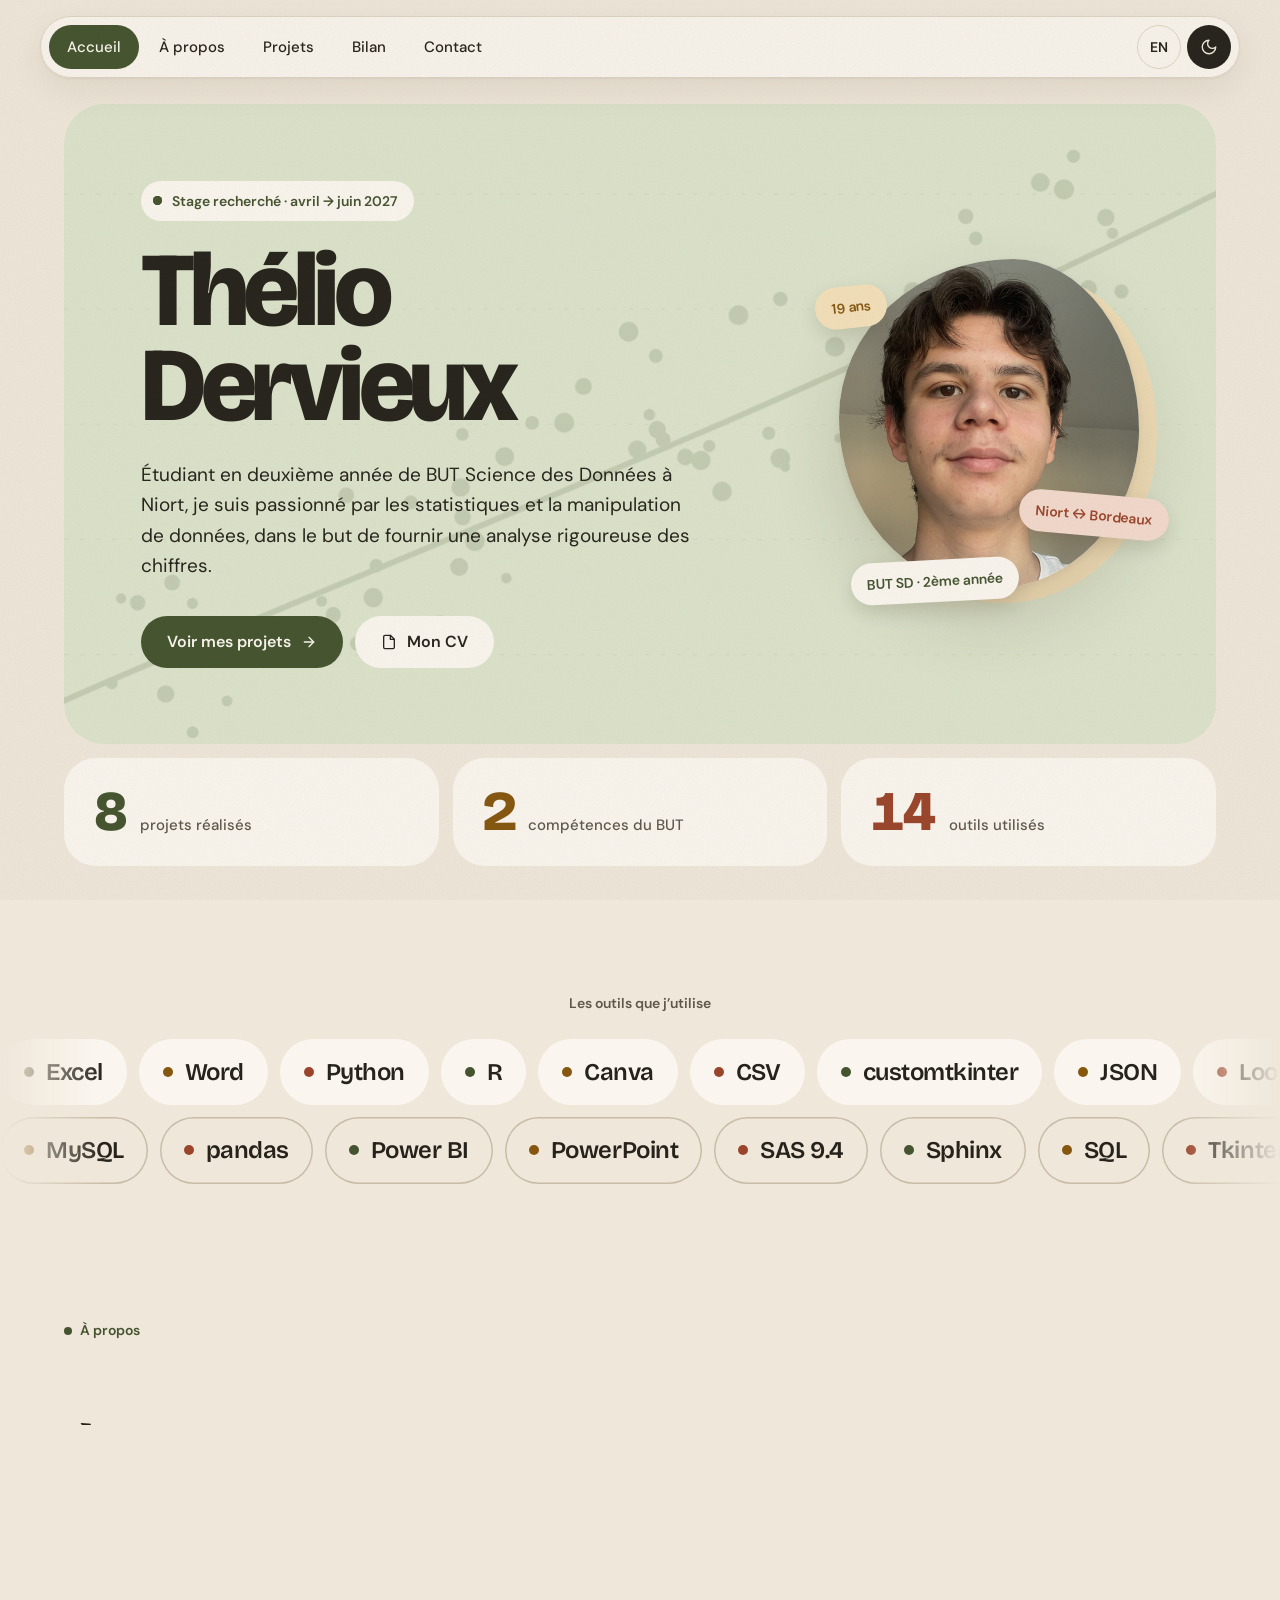
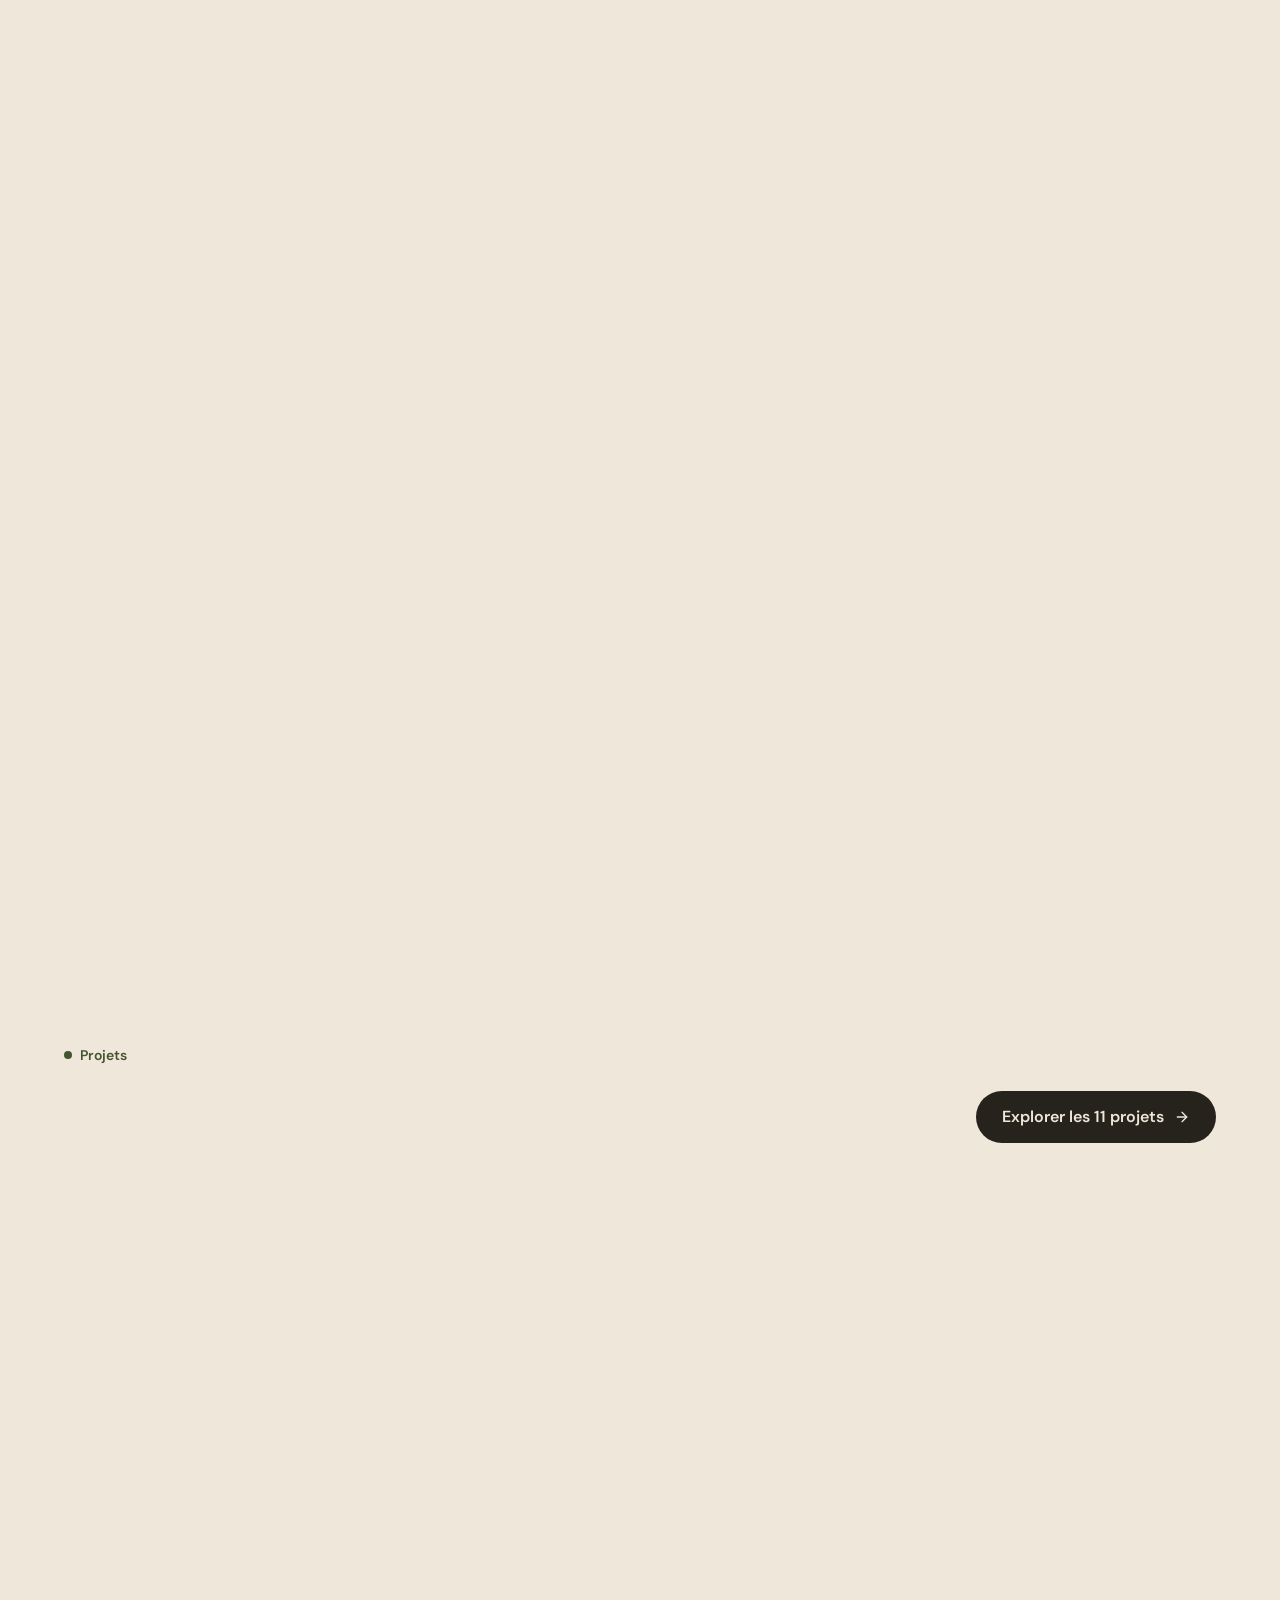
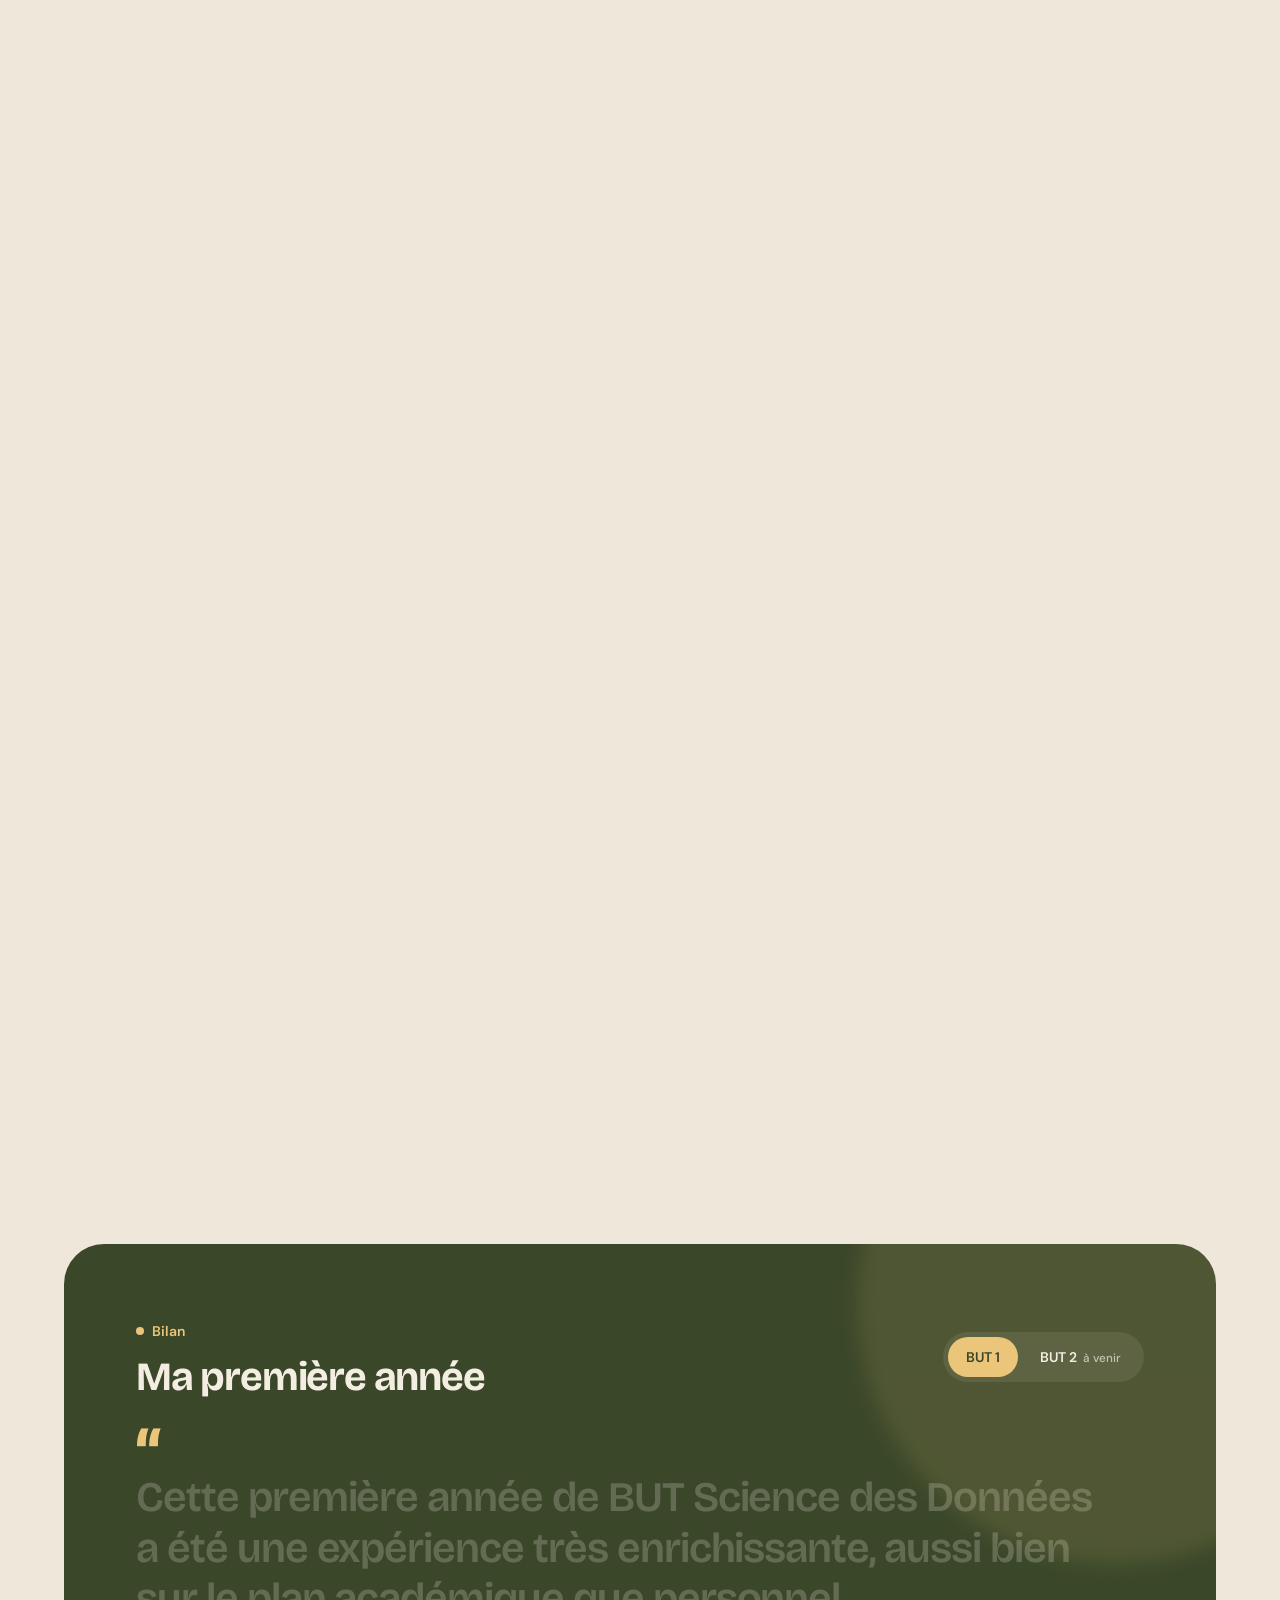
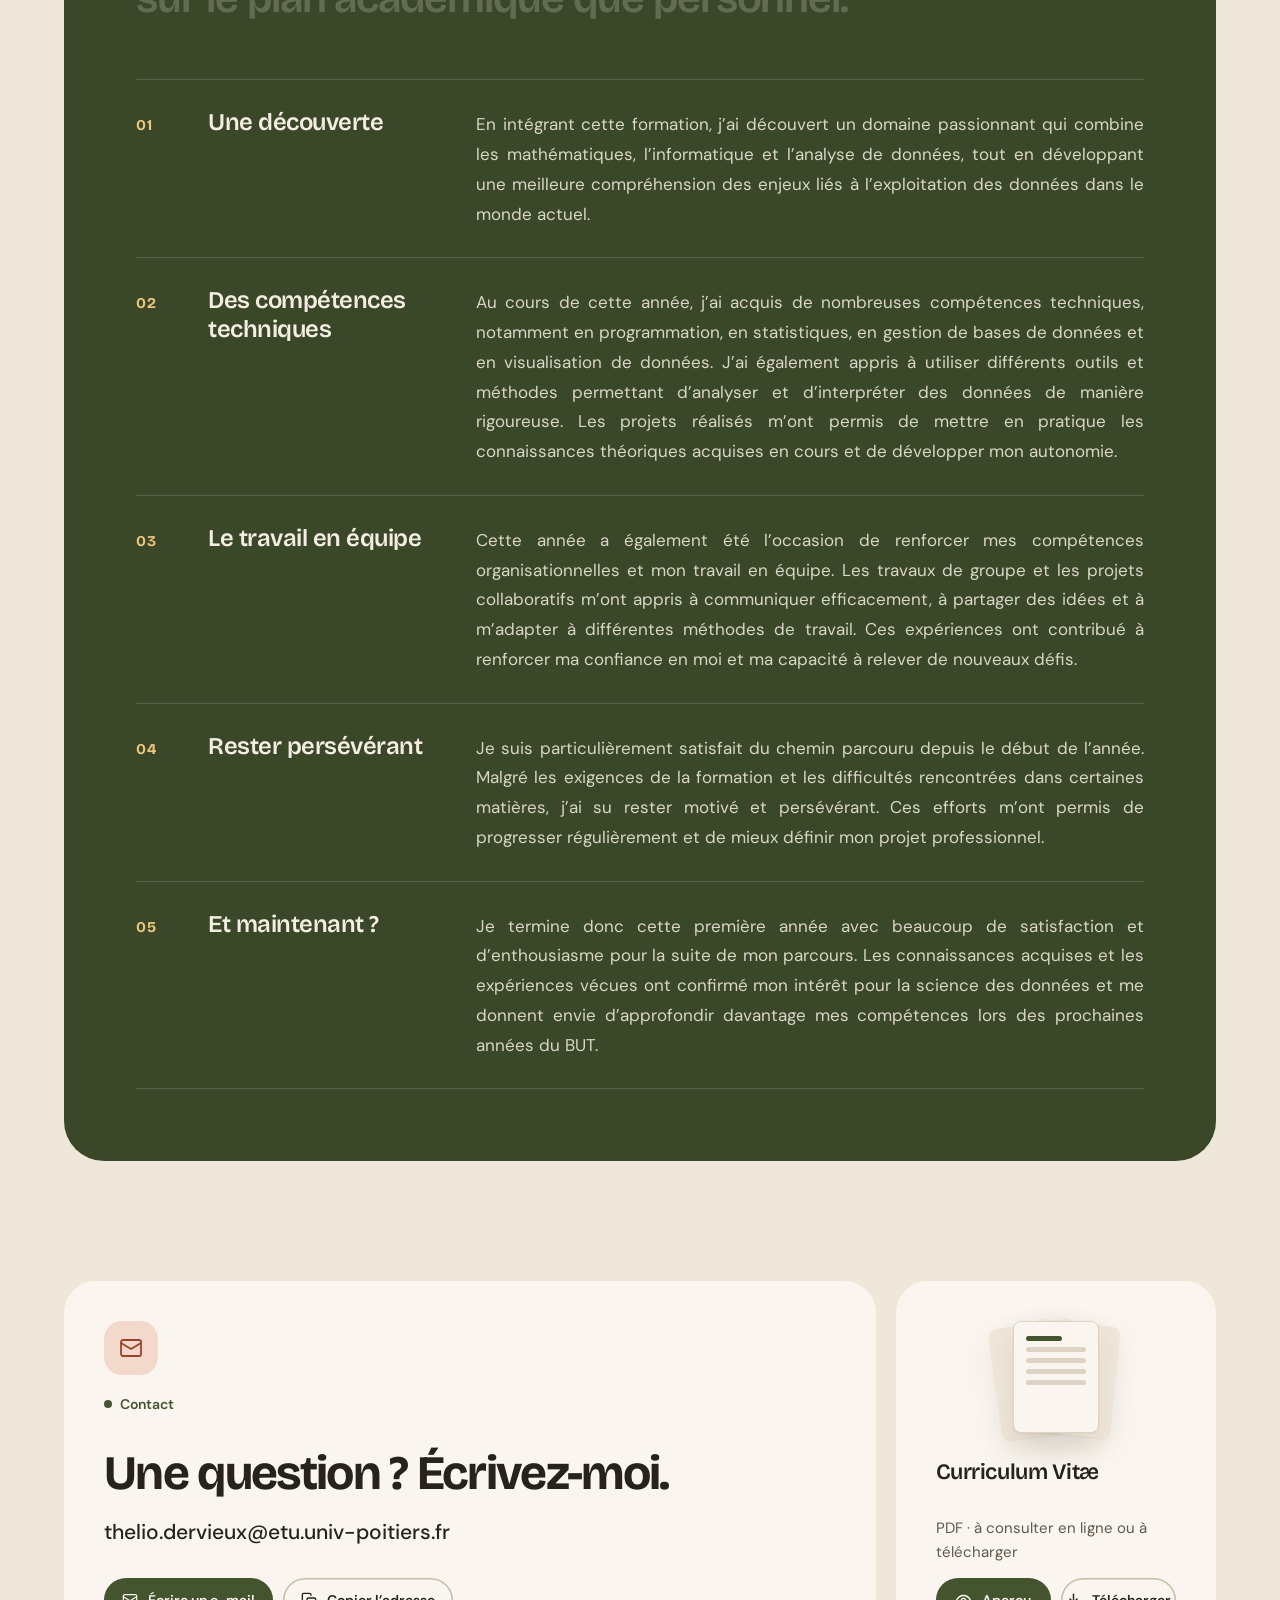
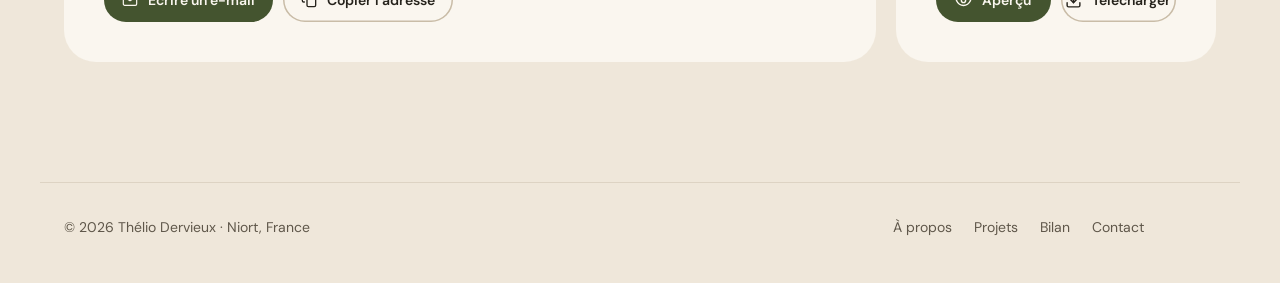
<file: index.html>
<!doctype html>
<html lang="fr" data-theme="light">
<head>
  <meta charset="utf-8">
  <meta name="viewport" content="width=device-width, initial-scale=1">
  <title>Thélio Dervieux — Portfolio</title>
  <meta name="description" content="Portfolio de Thélio Dervieux, étudiant en BUT Science des Données à l’IUT de Niort : projets, compétences, parcours et bilan.">
  <meta name="author" content="Thélio Dervieux">
  <meta name="theme-color" content="#EFE7DA" media="(prefers-color-scheme: light)">
  <meta name="theme-color" content="#1B1813" media="(prefers-color-scheme: dark)">

  <!-- Aperçu lors d'un partage (Discord, WhatsApp, LinkedIn…) -->
  <meta property="og:type" content="website">
  <meta property="og:site_name" content="Thélio Dervieux — Portfolio">
  <meta property="og:title" content="Thélio Dervieux — Portfolio">
  <meta property="og:description" content="Étudiant en BUT Science des Données à Niort : mes projets, mes compétences et mon parcours.">
  <meta property="og:url" content="https://theliodervieux.github.io/">
  <meta property="og:image" content="https://theliodervieux.github.io/assets/img/og-image.jpg">
  <meta property="og:image:width" content="1200">
  <meta property="og:image:height" content="630">
  <meta property="og:locale" content="fr_FR">
  <meta name="twitter:card" content="summary_large_image">

  <link rel="icon" href="assets/img/favicon.svg" type="image/svg+xml">
  <link rel="icon" href="assets/img/favicon-32.png" sizes="32x32" type="image/png">
  <link rel="apple-touch-icon" href="assets/img/apple-touch-icon.png">

  <link rel="preconnect" href="https://fonts.googleapis.com">
  <link rel="preconnect" href="https://fonts.gstatic.com" crossorigin>
  <link rel="stylesheet" href="https://fonts.googleapis.com/css2?family=Bricolage+Grotesque:opsz,wght@12..96,400;12..96,500;12..96,600;12..96,700;12..96,800&family=DM+Sans:ital,opsz,wght@0,9..40,400;0,9..40,500;0,9..40,600;1,9..40,400&display=swap">
  <link rel="stylesheet" href="css/style.css">

  <!-- Applique le thème et la langue avant l'affichage pour éviter un flash -->
  <script>
    (function () {
      var d = document.documentElement, t = null, l = null;
      try { t = localStorage.getItem('theme'); l = localStorage.getItem('lang'); } catch (e) {}
      if (!t) t = window.matchMedia && matchMedia('(prefers-color-scheme: dark)').matches ? 'dark' : 'light';
      d.setAttribute('data-theme', t);
      if (l === 'en' || l === 'fr') d.lang = l;
      d.classList.add('js');
    })();
  </script>
</head>
<body>
  <a class="skip-link" href="#main" data-i18n="skip">Aller au contenu</a>

  <!-- Écran d'introduction (première visite de la session) -->
  <div class="intro" id="intro" aria-hidden="true">
    <div class="intro__name"><span class="intro__line">Thélio</span><span class="intro__line">Dervieux</span></div>
    <div class="intro__bar"><span></span></div>
  </div>

  <!-- Navigation -->
  <div class="nav-wrap" id="nav-wrap">
    <header class="nav" id="nav">
      <nav class="nav__links" aria-label="Navigation principale">
        <span class="nav__indicator" id="nav-indicator" aria-hidden="true"></span>
        <a href="#/" class="nav__link" data-nav="home" data-i18n="navHome">Accueil</a>
        <a href="#/a-propos" class="nav__link" data-nav="about" data-i18n="navAbout">À propos</a>
        <a href="#/projets" class="nav__link" data-nav="projects" data-i18n="navProjects">Projets</a>
        <a href="#/bilan" class="nav__link" data-nav="review" data-i18n="navReview">Bilan</a>
        <a href="#/contact" class="nav__link" data-nav="contact" data-i18n="navContact">Contact</a>
      </nav>
      <div class="nav__tools">
        <button type="button" class="icon-btn icon-btn--text" id="lang-btn" data-i18n-aria="langSwitch" aria-label="Switch to English">EN</button>
        <button type="button" class="icon-btn icon-btn--solid" id="theme-btn" aria-label="Passer en mode sombre">
          <svg class="i-moon" aria-hidden="true" width="18" height="18" viewBox="0 0 24 24" fill="none" stroke="currentColor" stroke-width="1.8" stroke-linecap="round" stroke-linejoin="round"><path d="M12 3a6 6 0 0 0 9 9 9 9 0 1 1-9-9Z"/></svg>
          <svg class="i-sun" aria-hidden="true" width="18" height="18" viewBox="0 0 24 24" fill="none" stroke="currentColor" stroke-width="1.8" stroke-linecap="round" stroke-linejoin="round"><circle cx="12" cy="12" r="4"/><path d="M12 2v2M12 20v2M4.9 4.9l1.4 1.4M17.7 17.7l1.4 1.4M2 12h2M20 12h2M4.9 19.1l1.4-1.4M17.7 6.3l1.4-1.4"/></svg>
        </button>
        <button type="button" class="icon-btn nav__burger" id="menu-btn" aria-expanded="false" aria-controls="mobile-menu" data-i18n-aria="menu" aria-label="Menu">
          <span></span><span></span>
        </button>
      </div>
      <span class="nav__progress" id="nav-progress" aria-hidden="true"></span>
    </header>
  </div>

  <!-- Menu mobile -->
  <div class="mobile-menu" id="mobile-menu" hidden>
    <nav aria-label="Navigation mobile">
      <a href="#/" data-nav="home" data-i18n="navHome">Accueil</a>
      <a href="#/a-propos" data-nav="about" data-i18n="navAbout">À propos</a>
      <a href="#/projets" data-nav="projects" data-i18n="navProjects">Projets</a>
      <a href="#/bilan" data-nav="review" data-i18n="navReview">Bilan</a>
      <a href="#/contact" data-nav="contact" data-i18n="navContact">Contact</a>
    </nav>
  </div>

  <main id="main" tabindex="-1">
    <noscript>
      <div class="noscript">Ce portfolio a besoin de JavaScript pour s’afficher. / This portfolio needs JavaScript to display.</div>
    </noscript>
  </main>

  <footer class="footer" id="footer">
    <div class="footer__inner">
      <span>© <span id="year">2026</span> Thélio Dervieux · Niort, France</span>
      <nav class="footer__nav" data-i18n-aria="footerNav" aria-label="Liens rapides">
        <a href="#/a-propos" data-i18n="navAbout">À propos</a>
        <a href="#/projets" data-i18n="navProjects">Projets</a>
        <a href="#/bilan" data-i18n="navReview">Bilan</a>
        <a href="#/contact" data-i18n="navContact">Contact</a>
      </nav>
    </div>
  </footer>

  <!-- Bouton retour en haut -->
  <button type="button" class="to-top" id="to-top" data-i18n-aria="top" aria-label="Retour en haut">
    <svg class="to-top__ring" viewBox="0 0 48 48" aria-hidden="true"><circle cx="24" cy="24" r="21"/><circle class="to-top__progress" cx="24" cy="24" r="21"/></svg>
    <svg class="to-top__arrow" aria-hidden="true" width="18" height="18" viewBox="0 0 24 24" fill="none" stroke="currentColor" stroke-width="2" stroke-linecap="round" stroke-linejoin="round"><path d="M12 19V5"/><path d="m5 12 7-7 7 7"/></svg>
  </button>

  <!-- Aperçu des documents -->
  <dialog class="viewer" id="viewer" aria-labelledby="viewer-title">
    <div class="viewer__panel">
      <div class="viewer__bar">
        <h2 class="viewer__title" id="viewer-title"></h2>
        <a class="btn btn--olive btn--sm" id="viewer-dl" href="#" download>
          <svg aria-hidden="true" width="16" height="16" viewBox="0 0 24 24" fill="none" stroke="currentColor" stroke-width="2" stroke-linecap="round" stroke-linejoin="round"><path d="M21 15v4a2 2 0 0 1-2 2H5a2 2 0 0 1-2-2v-4"/><path d="m7 10 5 5 5-5"/><path d="M12 15V3"/></svg>
          <span data-i18n="download">Télécharger</span>
        </a>
        <button type="button" class="icon-btn" id="viewer-close" data-i18n-aria="close" aria-label="Fermer">
          <svg aria-hidden="true" width="18" height="18" viewBox="0 0 24 24" fill="none" stroke="currentColor" stroke-width="2.2" stroke-linecap="round"><path d="M18 6 6 18M6 6l12 12"/></svg>
        </button>
      </div>
      <div class="viewer__body" id="viewer-body"></div>
    </div>
  </dialog>

  <div class="toast" id="toast" role="status" aria-live="polite"></div>

  <script src="js/data.js"></script>
  <script src="js/motion.js"></script>
  <script src="js/notfound.js"></script>
  <script src="js/app.js"></script>
</body>
</html>
</file>
<file: css/style.css>
/* ════════════════════════════════════════════════════════════════════
   PORTFOLIO — Thélio Dervieux
   Style « Atelier » : sable, cartes arrondies, vert olive, ocre, terre cuite
   ════════════════════════════════════════════════════════════════════ */

/* ── 1. Couleurs ─────────────────────────────────────────────────── */
:root {
  --bg: #EFE7DA;
  --card: #FAF6EF;
  --ink: #26231C;
  --muted: #5F574A;
  --line: #DDD3C3;
  --line2: #C9BCA7;
  --olive: #44542F;
  --on-olive: #FAF6EF;
  --olive-soft: #DCE3CB;
  --ochre: #85570F;
  --ochre-soft: #F3E0BA;
  --clay: #9A452B;
  --clay-soft: #F2D9CC;
  --band: #3A4729;
  --band-ink: #F4EEE2;
  --band-muted: rgba(244, 238, 226, .62);
  --band-accent: #EBC57A;
  --shadow: 0 1px 2px rgba(60, 45, 20, .06), 0 12px 32px rgba(60, 45, 20, .08);
  --shadow-lg: 0 2px 6px rgba(60, 45, 20, .08), 0 30px 70px rgba(60, 45, 20, .16);
  --grain-opacity: .07;

  --font-display: 'Bricolage Grotesque', 'Segoe UI', system-ui, sans-serif;
  --font-body: 'DM Sans', 'Segoe UI', system-ui, sans-serif;

  --r-sm: 14px;
  --r-md: 22px;
  --r-lg: 32px;
  --r-xl: 40px;
  --wrap: 1200px;
  --gutter: clamp(16px, 3vw, 24px);

  --ease-out: cubic-bezier(.16, 1, .3, 1);
  --ease-spring: cubic-bezier(.34, 1.56, .64, 1);
  --ease-in-out: cubic-bezier(.65, 0, .35, 1);

  color-scheme: light;
}

[data-theme="dark"] {
  --bg: #1B1813;
  --card: #25211A;
  --ink: #EEE6D8;
  --muted: #B4A996;
  --line: #3A3329;
  --line2: #544A3D;
  --olive: #BCCB9C;
  --on-olive: #1B1813;
  --olive-soft: #2B3222;
  --ochre: #E6B464;
  --ochre-soft: #3C301B;
  --clay: #E5967A;
  --clay-soft: #43281E;
  --band: #2D3521;
  --band-ink: #EEE6D8;
  --band-muted: rgba(238, 230, 216, .6);
  --band-accent: #E6B464;
  --shadow: 0 1px 2px rgba(0, 0, 0, .3), 0 12px 32px rgba(0, 0, 0, .28);
  --shadow-lg: 0 2px 6px rgba(0, 0, 0, .35), 0 30px 70px rgba(0, 0, 0, .45);
  --grain-opacity: .05;
  color-scheme: dark;
}

/* ── 2. Base ─────────────────────────────────────────────────────── */
*, *::before, *::after { box-sizing: border-box; }
html { -webkit-text-size-adjust: 100%; scroll-padding-top: 110px; }
body {
  margin: 0;
  min-height: 100vh;
  background: var(--bg);
  color: var(--ink);
  font-family: var(--font-body);
  font-size: 17px;
  line-height: 1.6;
  -webkit-font-smoothing: antialiased;
  overflow-x: hidden;
  transition: background-color .5s var(--ease-out), color .5s var(--ease-out);
}
/* Grain de papier très léger */
body::before {
  content: '';
  position: fixed;
  inset: 0;
  z-index: 100;
  pointer-events: none;
  opacity: var(--grain-opacity);
  background-image: url("data:image/svg+xml,%3Csvg xmlns='http://www.w3.org/2000/svg' width='180' height='180'%3E%3Cfilter id='n'%3E%3CfeTurbulence type='fractalNoise' baseFrequency='.85' numOctaves='3' stitchTiles='stitch'/%3E%3CfeColorMatrix values='0 0 0 0 0.2 0 0 0 0 0.16 0 0 0 0 0.1 0 0 0 1 0'/%3E%3C/filter%3E%3Crect width='100%25' height='100%25' filter='url(%23n)'/%3E%3C/svg%3E");
}
img { max-width: 100%; display: block; }
a { color: inherit; text-decoration: none; }
button { font: inherit; color: inherit; cursor: pointer; }
h1, h2, h3, h4 { font-family: var(--font-display); letter-spacing: -.025em; line-height: 1.05; margin: 0; font-weight: 700; }
p { margin: 0; }
::selection { background: var(--olive); color: var(--on-olive); }
:focus-visible { outline: 2.5px solid var(--clay); outline-offset: 3px; border-radius: 8px; }

.skip-link {
  position: fixed; left: 16px; top: 16px; z-index: 300;
  background: var(--ink); color: var(--bg); padding: 12px 18px; border-radius: 999px; font-weight: 600;
  transform: translateY(-300%); opacity: 0; transition: transform .25s, opacity .25s;
}
.skip-link:focus { transform: none; opacity: 1; }
.sr-only { position: absolute !important; width: 1px; height: 1px; overflow: hidden; clip: rect(0 0 0 0); white-space: nowrap; }
.noscript { max-width: 600px; margin: 160px auto; padding: 24px; text-align: center; background: var(--card); border-radius: var(--r-md); }

.wrap { max-width: var(--wrap); margin: 0 auto; padding-inline: var(--gutter); }
.section { padding-top: clamp(72px, 10vw, 120px); }
.section-head { display: flex; flex-wrap: wrap; align-items: flex-end; justify-content: space-between; gap: 20px; margin-bottom: 32px; }
.title-xl { font-size: clamp(40px, 5.4vw, 64px); letter-spacing: -.035em; line-height: .98; }
.title-lg { font-size: clamp(30px, 3.4vw, 40px); letter-spacing: -.03em; }
.kicker { display: inline-flex; align-items: center; gap: 8px; font-size: 14px; font-weight: 600; color: var(--olive); margin-bottom: 14px; }
.kicker::before { content: ''; width: 8px; height: 8px; border-radius: 50%; background: currentColor; }
.lead { font-size: clamp(17px, 1.6vw, 19px); line-height: 1.65; color: var(--muted); max-width: 640px; }

/* ── 3. Boutons ──────────────────────────────────────────────────── */
.btn {
  --bx: 0px; --by: 0px;
  position: relative;
  display: inline-flex; align-items: center; justify-content: center; gap: 10px;
  min-height: 52px; padding: 0 26px;
  border: 0; border-radius: 999px;
  font-weight: 600; font-size: 16px; white-space: nowrap;
  transform: translate(var(--bx), var(--by));
  transition: transform .35s var(--ease-out), background-color .3s, color .3s, box-shadow .3s;
  isolation: isolate; overflow: hidden;
}
.btn::after { /* reflet au survol */
  content: ''; position: absolute; inset: 0; z-index: -1; border-radius: inherit;
  background: radial-gradient(120px circle at var(--mx, 50%) var(--my, 50%), rgba(255, 255, 255, .22), transparent 70%);
  opacity: 0; transition: opacity .3s;
}
.btn:hover::after { opacity: 1; }
.btn svg { transition: transform .35s var(--ease-out); flex: none; }
.btn:hover .i-arrow { transform: translateX(4px); }
.btn--olive { background: var(--olive); color: var(--on-olive); }
.btn--ink { background: var(--ink); color: var(--bg); }
.btn--card { background: var(--card); color: var(--ink); }
.btn--ghost { background: transparent; color: var(--ink); box-shadow: inset 0 0 0 1.5px var(--line2); }
.btn--ghost:hover { box-shadow: inset 0 0 0 1.5px var(--ink); }
.btn--sm { min-height: 44px; padding: 0 18px; font-size: 14px; }
.btn[aria-disabled="true"] { opacity: .5; cursor: not-allowed; }

.icon-btn {
  width: 44px; height: 44px; flex: none;
  display: inline-flex; align-items: center; justify-content: center;
  border-radius: 999px; border: 1px solid var(--line); background: transparent; color: var(--ink);
  transition: background-color .25s, transform .3s var(--ease-spring), border-color .25s;
}
.icon-btn:hover { border-color: var(--line2); transform: scale(1.06); }
.icon-btn:active { transform: scale(.94); }
.icon-btn--text { width: auto; min-width: 44px; padding: 0 12px; font-weight: 600; font-size: 14px; }
.icon-btn--solid { background: var(--ink); color: var(--bg); border-color: transparent; }
.icon-btn--solid:hover { border-color: transparent; }
.i-sun { display: none; }
[data-theme="dark"] .i-sun { display: block; }
[data-theme="dark"] .i-moon { display: none; }
#theme-btn svg { transition: transform .6s var(--ease-spring); }
#theme-btn:hover svg { transform: rotate(-25deg); }

/* ── 4. Navigation flottante ─────────────────────────────────────── */
.nav-wrap {
  position: fixed; top: 0; left: 0; right: 0; z-index: 50;
  padding: 16px var(--gutter) 0;
  pointer-events: none;
  transition: transform .5s var(--ease-out);
  view-transition-name: site-nav;
}
.nav-wrap.is-hidden { transform: translateY(-120%); }
.nav {
  pointer-events: auto;
  position: relative;
  max-width: var(--wrap); margin: 0 auto;
  display: flex; align-items: center; justify-content: space-between; gap: 12px;
  padding: 8px 8px 8px 8px;
  background: color-mix(in srgb, var(--card) 82%, transparent);
  -webkit-backdrop-filter: blur(14px) saturate(1.2);
  backdrop-filter: blur(14px) saturate(1.2);
  border: 1px solid var(--line);
  border-radius: 999px;
  box-shadow: var(--shadow);
  overflow: hidden;
}
.nav__links { position: relative; display: flex; gap: 2px; font-size: 15px; font-weight: 500; }
.nav__link {
  position: relative; z-index: 1;
  display: inline-flex; align-items: center; min-height: 44px; padding: 0 18px;
  border-radius: 999px; transition: color .35s;
}
.nav__link.is-active { color: var(--on-olive); }
.nav__indicator {
  position: absolute; top: 0; left: 0; height: 44px; width: 0;
  border-radius: 999px; background: var(--olive);
  transition: transform .55s var(--ease-spring), width .55s var(--ease-spring), opacity .3s;
  opacity: 0;
}
.nav__tools { display: flex; align-items: center; gap: 6px; }
.nav__progress {
  position: absolute; left: 24px; right: 24px; bottom: 0; height: 2px;
  background: var(--clay); border-radius: 2px;
  transform-origin: left; transform: scaleX(var(--p, 0));
}
.nav__burger { display: none; position: relative; }
.nav__burger span {
  position: absolute; left: 13px; right: 13px; height: 2px; border-radius: 2px; background: currentColor;
  transition: transform .4s var(--ease-out), top .4s var(--ease-out);
}
.nav__burger span:first-child { top: 17px; }
.nav__burger span:last-child { top: 25px; }
.nav__burger[aria-expanded="true"] span:first-child { top: 21px; transform: rotate(45deg); }
.nav__burger[aria-expanded="true"] span:last-child { top: 21px; transform: rotate(-45deg); }

.mobile-menu {
  position: fixed; inset: 0; z-index: 40;
  background: var(--bg);
  display: flex; align-items: center; padding: 120px var(--gutter) 40px;
  clip-path: circle(0 at calc(100% - 46px) 46px);
  transition: clip-path .7s var(--ease-in-out);
}
.mobile-menu.is-open { clip-path: circle(150% at calc(100% - 46px) 46px); }
.mobile-menu nav { display: flex; flex-direction: column; gap: 6px; }
.mobile-menu a {
  font-family: var(--font-display); font-weight: 700; font-size: clamp(40px, 11vw, 64px); letter-spacing: -.04em; line-height: 1.1;
  opacity: 0; transform: translateY(30px);
  transition: opacity .5s var(--ease-out), transform .6s var(--ease-out), color .2s;
}
.mobile-menu a.is-active { color: var(--olive); }
.mobile-menu.is-open a { opacity: 1; transform: none; }
.mobile-menu.is-open a:nth-child(1) { transition-delay: .18s; }
.mobile-menu.is-open a:nth-child(2) { transition-delay: .24s; }
.mobile-menu.is-open a:nth-child(3) { transition-delay: .30s; }
.mobile-menu.is-open a:nth-child(4) { transition-delay: .36s; }
.mobile-menu.is-open a:nth-child(5) { transition-delay: .42s; }

@media (max-width: 860px) {
  .nav__links { display: none; }
  .nav__burger { display: inline-flex; }
  .nav { padding-left: 20px; }
  .nav::before { content: 'Thélio Dervieux'; font-family: var(--font-display); font-weight: 700; font-size: 18px; letter-spacing: -.02em; margin-right: auto; }
}

/* ── 5. Intro ────────────────────────────────────────────────────── */
.intro {
  position: fixed; inset: 0; z-index: 200;
  display: none; flex-direction: column; align-items: center; justify-content: center; gap: 28px;
  background: var(--olive); color: var(--on-olive);
  border-radius: 0 0 50% 50% / 0 0 0 0;
}
.intro.is-playing { display: flex; }
.intro__name { display: flex; flex-direction: column; align-items: center; font-family: var(--font-display); font-weight: 800; font-size: clamp(48px, 10vw, 120px); letter-spacing: -.045em; line-height: .92; }
.intro__line { display: block; overflow: hidden; padding: .08em .12em .08em; }
.intro__line > span { display: inline-block; transform: translateY(105%); animation: intro-up .9s var(--ease-out) forwards; }
.intro__bar { width: min(220px, 50vw); height: 3px; border-radius: 3px; background: rgba(255, 255, 255, .18); overflow: hidden; }
.intro__bar span { display: block; height: 100%; width: 100%; background: currentColor; transform-origin: left; transform: scaleX(0); animation: intro-bar 1.1s var(--ease-in-out) .15s forwards; }
.intro.is-leaving { animation: intro-leave 1s var(--ease-in-out) forwards; }
@keyframes intro-up { to { transform: none; } }
@keyframes intro-bar { to { transform: scaleX(1); } }
@keyframes intro-leave {
  0% { transform: translateY(0); border-radius: 0 0 0 0 / 0 0 0 0; }
  100% { transform: translateY(-105%); border-radius: 0 0 50% 50% / 0 0 18vh 18vh; }
}

/* ── 6. Révélations au défilement ────────────────────────────────── */
.js [data-reveal] {
  opacity: 0;
  transform: translateY(36px);
  transition: opacity .9s var(--ease-out), transform 1.1s var(--ease-out);
  transition-delay: calc(var(--d, 0) * 90ms);
}
.js [data-reveal="scale"] { transform: scale(.94) translateY(24px); }
.js [data-reveal="left"] { transform: translateX(-40px); }
.js [data-reveal].is-in { opacity: 1; transform: none; }

.split .w { display: inline-block; overflow: hidden; vertical-align: top; padding: .12em .14em .1em .06em; margin: -.12em -.14em -.1em -.06em; }
.split .w > span { display: inline-block; transform: translateY(110%) rotate(4deg); transform-origin: left bottom; transition: transform 1s var(--ease-out); transition-delay: calc(var(--i) * 55ms + var(--d0, 0ms)); }
.split.is-in .w > span { transform: none; }

/* ── 7. Héros ────────────────────────────────────────────────────── */
.hero { padding-top: 104px; }
.hero__card {
  position: relative;
  display: flex; flex-wrap: wrap; align-items: center; gap: clamp(36px, 5vw, 64px);
  padding: clamp(36px, 6vw, 80px);
  background: var(--olive-soft);
  border-radius: var(--r-xl);
  isolation: isolate;
}
.hero__bg { position: absolute; inset: 0; z-index: -1; border-radius: inherit; overflow: hidden; pointer-events: none; }
.hero__plot { position: absolute; inset: 0; width: 100%; height: 100%; color: var(--olive); opacity: .16; pointer-events: none; }
.hero__plot .dot { opacity: 0; transform-box: fill-box; transform-origin: center; transform: scale(0); }
.hero__plot.is-in .dot { animation: dot-pop .6s var(--ease-spring) forwards; animation-delay: calc(var(--i) * 28ms + 300ms); }
.hero__plot .fit { stroke-dasharray: 1; stroke-dashoffset: 1; }
.hero__plot.is-in .fit { animation: draw 2.2s var(--ease-in-out) 1.2s forwards; }
@keyframes dot-pop { to { opacity: 1; transform: scale(1); } }
@keyframes draw { to { stroke-dashoffset: 0; } }

.hero__text { position: relative; z-index: 1; flex: 999 1 460px; min-width: 0; }
.hero.is-paused *, .hero.is-paused *::before, .hero.is-paused *::after { animation-play-state: paused !important; }
.hero__badge {
  display: inline-flex; align-items: center; gap: 10px; padding: 9px 16px 9px 12px;
  border-radius: 999px; background: var(--card); font-size: 14px; font-weight: 600; color: var(--olive);
  margin-bottom: 22px;
}
@media (max-width: 420px) { .hero__badge { font-size: 13px; padding: 8px 13px 8px 11px; } }
.pulse { flex: none; position: relative; width: 9px; height: 9px; border-radius: 50%; background: var(--olive); }
.pulse::after { content: ''; position: absolute; inset: 0; border-radius: 50%; background: inherit; animation: pulse 2.2s ease-out infinite; }
@keyframes pulse { 0% { transform: scale(1); opacity: .6; } 100% { transform: scale(3.2); opacity: 0; } }
.hero__name { font-size: clamp(54px, 8.2vw, 112px); font-weight: 800; letter-spacing: -.05em; line-height: .9; }
.hero__name .row { display: block; white-space: nowrap; }
.hero__name .ch { display: inline-block; transform: translateY(105%) rotate(8deg); opacity: 0; transition: transform 1s var(--ease-out), opacity .6s; transition-delay: calc(var(--i) * 38ms + 100ms); }
.hero.is-in .hero__name .ch { transform: none; opacity: 1; }
.hero__name .ch:hover { color: var(--clay); transform: translateY(-6px) rotate(-4deg); transition: transform .3s var(--ease-spring), color .2s; transition-delay: 0s; }
.hero__intro { margin-top: 28px; max-width: 560px; font-size: clamp(17px, 1.6vw, 19px); line-height: 1.6; }
.hero__cta { display: flex; flex-wrap: wrap; gap: 12px; margin-top: 34px; }

.hero__visual { flex: 1 1 300px; display: flex; justify-content: center; }
.portrait { position: relative; width: min(360px, 100%); aspect-ratio: 1 / 1.1; --tx: 0px; --ty: 0px; }
.portrait__back, .portrait__img {
  position: absolute; inset: 0;
  border-radius: 58% 42% 50% 50% / 48% 52% 48% 52%;
  animation: blob 14s ease-in-out infinite alternate;
}
.portrait__back { background: var(--ochre-soft); transform: translate(calc(18px + var(--tx) * -0.5), calc(14px + var(--ty) * -0.5)) rotate(8deg); animation-duration: 17s; animation-direction: alternate-reverse; }
.portrait__img { overflow: hidden; background: var(--card); transform: translate(var(--tx), var(--ty)); box-shadow: var(--shadow-lg); }
.portrait__img img { width: 100%; height: 100%; object-fit: cover; object-position: 50% 30%; transform: scale(1.08); transition: transform 1.2s var(--ease-out); }
.portrait:hover .portrait__img img { transform: scale(1.14); }
@keyframes blob {
  0%   { border-radius: 58% 42% 50% 50% / 48% 52% 48% 52%; }
  33%  { border-radius: 45% 55% 38% 62% / 55% 40% 60% 45%; }
  66%  { border-radius: 62% 38% 56% 44% / 42% 60% 40% 58%; }
  100% { border-radius: 50% 50% 44% 56% / 60% 44% 56% 40%; }
}
.sticker {
  --px: 0px; --py: 0px; --dx: 0px; --dy: 0px;
  position: absolute; z-index: 2;
  padding: 10px 16px; border-radius: 999px;
  font-weight: 600; font-size: 14px; white-space: nowrap;
  box-shadow: 0 8px 20px rgba(40, 30, 10, .14);
  cursor: grab; touch-action: none; user-select: none;
  translate: calc(var(--px) + var(--dx)) calc(var(--py) + var(--dy));
  rotate: var(--rot);
  transition: translate .8s var(--ease-spring), scale .3s var(--ease-spring);
  animation: bob 5s ease-in-out infinite;
  animation-delay: var(--delay, 0s);
}
.sticker.is-dragging { cursor: grabbing; transition: scale .3s var(--ease-spring); scale: 1.08; animation-play-state: paused; }
.sticker--a { top: 8%; left: -8%; background: var(--ochre-soft); color: var(--ochre); --rot: -6deg; }
.sticker--b { bottom: 16%; right: -10%; background: var(--clay-soft); color: var(--clay); --rot: 5deg; --delay: -1.6s; }
.sticker--c { bottom: -4%; left: 4%; background: var(--card); color: var(--olive); --rot: -3deg; --delay: -3.1s; }
@keyframes bob { 0%, 100% { transform: translateY(0); } 50% { transform: translateY(-8px); } }
.hero .sticker { opacity: 0; scale: .6; }
.hero.is-in .sticker { opacity: 1; scale: 1; transition: translate .8s var(--ease-spring), scale .7s var(--ease-spring), opacity .4s; }
.hero.is-in .sticker--a { transition-delay: 0s, .9s, .9s; }
.hero.is-in .sticker--b { transition-delay: 0s, 1.05s, 1.05s; }
.hero.is-in .sticker--c { transition-delay: 0s, 1.2s, 1.2s; }
.hero.is-in .sticker.is-dragging { scale: 1.08; transition: scale .3s var(--ease-spring); }
.hero.is-settled .sticker { transition-delay: 0s !important; }

/* Chiffres clés */
.stats { display: grid; grid-template-columns: repeat(3, minmax(0, 1fr)); gap: 14px; margin-top: 14px; }
.stat { background: var(--card); border-radius: var(--r-lg); padding: 26px 30px; display: flex; align-items: baseline; gap: 14px; flex-wrap: wrap; }
.stat__n { font-family: var(--font-display); font-weight: 800; font-size: clamp(40px, 4.4vw, 56px); letter-spacing: -.04em; line-height: 1; font-variant-numeric: tabular-nums; }
.stat:nth-child(1) .stat__n { color: var(--olive); }
.stat:nth-child(2) .stat__n { color: var(--ochre); }
.stat:nth-child(3) .stat__n { color: var(--clay); }
.stat__l { font-size: 15px; color: var(--muted); font-weight: 500; }
@media (max-width: 720px) { .stats { grid-template-columns: 1fr; } .stat { padding: 20px 24px; } }

/* ── 8. Bandeau d'outils défilant ────────────────────────────────── */
.marquee { margin-top: clamp(72px, 10vw, 120px); overflow: hidden; padding: 6px 0; }
.marquee__label { text-align: center; font-size: 14px; font-weight: 600; color: var(--muted); margin-bottom: 18px; }
.marquee__track { overflow: hidden; padding: 6px 0; }
.marquee__row { display: flex; width: max-content; gap: 12px; animation: marquee var(--dur, 40s) linear infinite; }
.marquee__row > * { margin-right: 0; }
.marquee__row--alt { animation-direction: reverse; }
@keyframes marquee { from { transform: translate3d(0, 0, 0); } to { transform: translate3d(calc(-50% - 6px), 0, 0); } }
.marquee__item {
  display: inline-flex; align-items: center; gap: 12px;
  padding: 14px 24px; border-radius: 999px; background: var(--card);
  font-family: var(--font-display); font-weight: 600; font-size: clamp(18px, 2vw, 24px); letter-spacing: -.02em; white-space: nowrap;
}
.marquee__item i { width: 10px; height: 10px; border-radius: 50%; background: var(--c, var(--olive)); flex: none; }
.marquee__row--alt .marquee__item { background: transparent; box-shadow: inset 0 0 0 1.5px var(--line2); }
.marquee { -webkit-mask-image: linear-gradient(90deg, transparent, #000 8%, #000 92%, transparent); mask-image: linear-gradient(90deg, transparent, #000 8%, #000 92%, transparent); }

/* ── 9. À propos ─────────────────────────────────────────────────── */
.about-stack { display: flex; flex-direction: column; gap: 20px; }
.about { display: flex; flex-wrap: wrap; gap: 20px; }
.panel { background: var(--card); border-radius: var(--r-lg); padding: clamp(26px, 3.5vw, 40px); }
.panel h3 { font-size: 22px; font-weight: 600; margin-bottom: 18px; letter-spacing: -.02em; }
.panel .side-hint + * { margin-top: 0; }
.about__text { flex: 999 1 480px; min-width: 0; display: flex; flex-direction: column; justify-content: center; gap: 18px; font-size: 18px; line-height: 1.75; }
.about__text p:first-child::first-letter { font-family: var(--font-display); font-weight: 800; float: left; font-size: 3.6em; line-height: .82; padding: 6px 12px 0 0; color: var(--olive); }
.about__brief { flex: 1 1 440px; min-width: 0; }
.about__brief .facts div { align-items: center; }
.about__brief .facts dt, .about__brief .facts dd { white-space: nowrap; }
.about__brief .facts dd { overflow: hidden; text-overflow: ellipsis; }
.about__brief .facts .is-hl { margin-top: 6px; padding: 12px 14px; border: 0; border-radius: 14px; background: var(--olive-soft); }
.about__brief .facts .is-hl dt { color: var(--olive); font-weight: 600; }
@media (max-width: 520px) {
  .about__brief .facts div { flex-direction: column; align-items: flex-start; gap: 2px; }
  .about__brief .facts dd { text-align: left; white-space: normal; }
}

/* Parcours : de gauche (le plus ancien) à droite (aujourd'hui) */
.journey__list { position: relative; list-style: none; margin: 0; padding: 0; display: grid; grid-template-columns: repeat(3, minmax(0, 1fr)); gap: 20px; }
.journey__track { position: absolute; top: 15px; left: 8px; right: calc((100% - 40px) / 3 - 8px); height: 2px; background: var(--line); border-radius: 2px; overflow: hidden; }
.journey__track span { position: absolute; inset: 0; background: var(--olive); transform-origin: left; transform: scaleX(var(--tp, 0)); }
.journey__list li { position: relative; padding: 46px 18px 18px; border-radius: 22px; transition: background-color .5s, transform .5s var(--ease-out); }
.journey__list li::before { content: ''; position: absolute; left: 1px; top: 8px; width: 16px; height: 16px; border-radius: 50%; background: var(--card); border: 2.5px solid var(--line2); transition: background-color .4s, border-color .4s, transform .5s var(--ease-spring); }
.journey__list li.is-lit::before { border-color: var(--olive); background: var(--olive); transform: scale(1.2); }
.journey__list li.is-current { background: var(--olive-soft); }
.journey__list li.is-current::after { content: ''; position: absolute; left: 1px; top: 8px; width: 16px; height: 16px; border-radius: 50%; background: var(--olive); animation: pulse 2.2s ease-out infinite; opacity: 0; }
.journey__list li.is-current.is-lit::after { opacity: 1; }
.journey__years { display: inline-block; padding: 4px 10px; border-radius: 999px; background: var(--bg); font-size: 13px; font-weight: 600; margin-bottom: 10px; }
.journey__list li.is-current .journey__years { background: var(--olive); color: var(--on-olive); }
.journey__list strong { display: block; font-family: var(--font-display); font-size: 19px; font-weight: 600; letter-spacing: -.015em; line-height: 1.25; }
.journey__list small { display: block; font-size: 14px; color: var(--muted); margin-top: 4px; }
@media (max-width: 760px) {
  .journey__list { grid-template-columns: 1fr; gap: 10px; padding-left: 28px; }
  .journey__track { top: 16px; bottom: 24px; left: 7px; right: auto; width: 2px; height: auto; }
  .journey__track span { transform-origin: top; transform: scaleY(var(--tp, 0)); }
  .journey__list li { padding: 16px 18px; }
  .journey__list li::before, .journey__list li.is-current::after { left: -28px; top: 20px; }
}

/* Ce qui me caractérise */
.sub-title { font-size: 22px; font-weight: 600; letter-spacing: -.02em; margin: 14px 4px 16px; }
.values { display: grid; grid-template-columns: repeat(auto-fit, minmax(min(100%, 240px), 1fr)); gap: 20px; }
.value { background: var(--card); border-radius: var(--r-lg); padding: 26px; transition: transform .5s var(--ease-out), box-shadow .5s; }
.value:hover { transform: translateY(-6px); box-shadow: var(--shadow); }
.value__icon { width: 50px; height: 50px; border-radius: 16px; display: flex; align-items: center; justify-content: center; margin-bottom: 18px; transition: transform .6s var(--ease-spring); }
.value:hover .value__icon { transform: rotate(-8deg) scale(1.08); }
.value:nth-child(4n+1) .value__icon { background: var(--olive-soft); color: var(--olive); }
.value:nth-child(4n+2) .value__icon { background: var(--ochre-soft); color: var(--ochre); }
.value:nth-child(4n+3) .value__icon { background: var(--clay-soft); color: var(--clay); }
.value:nth-child(4n+4) .value__icon { background: var(--bg); color: var(--ink); }
.value h4 { font-size: 20px; font-weight: 600; margin-bottom: 8px; }
.value p { font-size: 15px; line-height: 1.6; color: var(--muted); }


/* ── 10. Pastilles (compétences, outils) ─────────────────────────── */
.pill { display: inline-flex; align-items: center; gap: 7px; padding: 6px 12px; border-radius: 999px; font-size: 13px; font-weight: 600; line-height: 1.2; }
.pill--C1 { background: var(--olive-soft); color: var(--olive); }
.pill--C2 { background: var(--ochre-soft); color: var(--ochre); }
.pill--C3 { background: var(--clay-soft); color: var(--clay); }
.pill--tool { background: var(--bg); color: var(--ink); font-weight: 500; font-size: 14px; padding: 7px 13px; }
.pills { display: flex; flex-wrap: wrap; gap: 6px; }

/* ── 11. Cartes projet ───────────────────────────────────────────── */
.grid { display: grid; grid-template-columns: repeat(auto-fill, minmax(min(100%, 320px), 1fr)); gap: 20px; }
.card {
  --rx: 0deg; --ry: 0deg; --gx: 50%; --gy: 50%;
  position: relative;
  display: flex; flex-direction: column; gap: 14px;
  padding: 12px;
  background: var(--card); color: var(--ink);
  border-radius: 28px;
  transform: perspective(1000px) rotateX(var(--rx)) rotateY(var(--ry));
  transition: transform .6s var(--ease-out), box-shadow .5s var(--ease-out);
}
.card:hover { box-shadow: var(--shadow-lg); }
.card::after { /* reflet qui suit la souris */
  content: ''; position: absolute; inset: 0; border-radius: inherit; pointer-events: none;
  background: radial-gradient(420px circle at var(--gx) var(--gy), rgba(255, 255, 255, .28), transparent 45%);
  opacity: 0; transition: opacity .4s; mix-blend-mode: soft-light;
}
.card:hover::after { opacity: 1; }
.card__media { position: relative; aspect-ratio: 4 / 3; border-radius: 20px; overflow: hidden; background: #fff; }
.card__media img { width: 100%; height: 100%; object-fit: cover; object-position: top; transition: transform 1.1s var(--ease-out); }
.card:hover .card__media img { transform: scale(1.06); }
.card__go {
  position: absolute; right: 12px; bottom: 12px;
  width: 46px; height: 46px; border-radius: 50%;
  display: flex; align-items: center; justify-content: center;
  background: var(--ink); color: var(--bg);
  transform: scale(0) rotate(-45deg); transition: transform .5s var(--ease-spring);
}
.card:hover .card__go, .card:focus-visible .card__go { transform: scale(1) rotate(0); }
.card__body { flex: 1; display: flex; flex-direction: column; padding: 6px 8px 8px; }
.card__title { font-size: 22px; font-weight: 600; letter-spacing: -.02em; line-height: 1.15; margin: 14px 0 10px; }
.card__desc { font-size: 15px; line-height: 1.6; color: var(--muted); margin-bottom: 16px; }
.card__meta { margin-top: auto; display: flex; flex-wrap: wrap; justify-content: space-between; gap: 6px 12px; font-size: 14px; color: var(--muted); }
.card__meta b { color: var(--ink); font-weight: 600; }
.card--big { grid-column: 1 / -1; flex-direction: row; flex-wrap: wrap; gap: 28px; }
.card--big .card__media { flex: 1.4 1 420px; aspect-ratio: auto; min-height: 360px; }
.card--big .card__body { flex: 1 1 300px; padding: 24px 20px 20px 4px; }
.card--big .card__title { font-size: clamp(28px, 3vw, 38px); letter-spacing: -.03em; }
.card--big .card__desc { font-size: 16px; }
@media (max-width: 720px) {
  .card--big .card__media { min-height: 0; aspect-ratio: 4 / 3; flex-basis: 100%; }
  .card--big .card__body { padding: 6px 8px 8px; }
}
/* Accueil : une grande carte, puis 3 + 2 */
.grid--home { grid-template-columns: repeat(6, minmax(0, 1fr)); }
.grid--home .card { grid-column: span 2; }
.grid--home .card--big { grid-column: 1 / -1; }
.grid--home .card:nth-child(5), .grid--home .card:nth-child(6) { grid-column: span 3; }
.grid--home .card:nth-child(5) .card__media, .grid--home .card:nth-child(6) .card__media { aspect-ratio: 16 / 9; }
@media (max-width: 1000px) {
  .grid--home .card, .grid--home .card:nth-child(5) { grid-column: span 3; }
  .grid--home .card:nth-child(6) { grid-column: 1 / -1; }
}
@media (max-width: 640px) { .grid--home .card, .grid--home .card:nth-child(n) { grid-column: 1 / -1; } }
.card.is-leaving { opacity: 0; transform: scale(.92); transition: opacity .25s, transform .3s; }

/* ── 12. Bilan ───────────────────────────────────────────────────── */
.review {
  position: relative; overflow: hidden;
  background: var(--band); color: var(--band-ink);
  border-radius: var(--r-xl);
  padding: clamp(32px, 6vw, 72px);
  isolation: isolate;
}
.review::before { /* halo qui respire */
  content: ''; position: absolute; z-index: -1; width: 520px; height: 520px; right: -160px; top: -200px; border-radius: 50%;
  background: var(--band-accent); opacity: .12; filter: blur(10px);
  animation: blob 16s ease-in-out infinite alternate, breathe 9s ease-in-out infinite;
}
@keyframes breathe { 50% { transform: scale(1.15) translate(-30px, 20px); } }
.review__top { display: flex; flex-wrap: wrap; justify-content: space-between; align-items: center; gap: 18px; margin-bottom: 36px; }
.review__kicker { color: var(--band-accent); }
.tabs { display: inline-flex; gap: 4px; padding: 5px; border-radius: 999px; background: rgba(255, 255, 255, .08); }
.tabs button { min-height: 40px; padding: 0 18px; border: 0; border-radius: 999px; background: transparent; color: var(--band-ink); font-weight: 600; font-size: 14px; transition: background-color .3s, color .3s; }
.tabs button[aria-selected="true"] { background: var(--band-accent); color: var(--band); }
.tabs button small { font-weight: 500; opacity: .7; margin-left: 6px; }
.review__quote { margin: 0; font-family: var(--font-display); font-weight: 600; font-size: clamp(26px, 3.4vw, 42px); line-height: 1.2; letter-spacing: -.025em; max-width: 960px; }
.review__quote .qw { color: var(--band-ink); opacity: .22; transition: opacity .25s linear; }
.review__quote .qw.on { opacity: 1; }
.review__mark { display: block; font-size: 1.8em; line-height: .6; color: var(--band-accent); height: .5em; }
.review__sections { margin-top: clamp(36px, 5vw, 56px); border-top: 1px solid rgba(255, 255, 255, .14); }
.review__item {
  display: grid; grid-template-columns: 44px minmax(0, 240px) minmax(0, 1fr); gap: 8px 28px; align-items: baseline;
  padding: 28px 0; border-bottom: 1px solid rgba(255, 255, 255, .14);
}
.review__num { font-family: var(--font-display); font-weight: 700; font-size: 15px; color: var(--band-accent); letter-spacing: .04em; }
.review__item h3 { font-size: clamp(20px, 2vw, 24px); font-weight: 600; letter-spacing: -.02em; line-height: 1.2; color: var(--band-ink); }
.review__item p { font-size: 17px; line-height: 1.75; color: var(--band-ink); opacity: .86; text-align: justify; -webkit-hyphens: auto; hyphens: auto; hyphenate-limit-chars: 10 4 4; max-width: 68ch; }
@media (max-width: 860px) {
  .review__item { grid-template-columns: 44px minmax(0, 1fr); }
  .review__item p { grid-column: 1 / -1; }
}
.review__soon { font-size: clamp(20px, 2.4vw, 28px); font-family: var(--font-display); font-weight: 600; color: var(--band-muted); max-width: 640px; }

/* ── 13. Contact ─────────────────────────────────────────────────── */
.contact { display: flex; flex-wrap: wrap; gap: 20px; }
.contact__mail { flex: 999 1 460px; min-width: 0; display: flex; flex-direction: column; gap: 18px; }
.contact__icon { width: 54px; height: 54px; border-radius: 18px; background: var(--clay-soft); color: var(--clay); display: flex; align-items: center; justify-content: center; }
.contact__title { font-size: clamp(32px, 4vw, 48px); letter-spacing: -.035em; }
.contact__link {
  position: relative; align-self: flex-start; font-size: clamp(17px, 1.8vw, 21px); font-weight: 500; overflow-wrap: anywhere;
  background: linear-gradient(currentColor, currentColor) left bottom / 0 2px no-repeat;
  transition: background-size .6s var(--ease-out); padding-bottom: 4px;
}
.contact__link:hover { background-size: 100% 2px; }
.contact__actions { display: flex; flex-wrap: wrap; gap: 10px; margin-top: auto; }
.contact__cv { flex: 1 1 320px; min-width: 0; display: flex; flex-direction: column; gap: 14px; }
.cv-sheet { position: relative; height: 120px; margin-bottom: 6px; }
.cv-sheet span { position: absolute; left: 50%; top: 0; width: 86px; height: 112px; margin-left: -43px; border-radius: 8px; background: var(--bg); box-shadow: var(--shadow); transition: transform .6s var(--ease-spring); }
.cv-sheet span:nth-child(1) { transform: rotate(-8deg) translateX(-18px); }
.cv-sheet span:nth-child(2) { transform: rotate(6deg) translateX(16px); }
.cv-sheet span:nth-child(3) { background: var(--card); border: 1px solid var(--line); display: flex; flex-direction: column; gap: 6px; padding: 14px 12px; }
.cv-sheet span:nth-child(3) i { display: block; height: 5px; border-radius: 3px; background: var(--line); }
.cv-sheet span:nth-child(3) i:first-child { width: 60%; background: var(--olive); }
.contact__cv:hover .cv-sheet span:nth-child(1) { transform: rotate(-14deg) translateX(-34px) translateY(4px); }
.contact__cv:hover .cv-sheet span:nth-child(2) { transform: rotate(12deg) translateX(32px) translateY(4px); }
.contact__cv:hover .cv-sheet span:nth-child(3) { transform: translateY(-6px); }
.contact__cv h3 { font-size: 22px; font-weight: 600; }
.contact__cv p { font-size: 15px; color: var(--muted); }
.contact__cv .btn { flex: 1; }

/* ── 14. Page « Tous les projets » ───────────────────────────────── */
.page-head { padding-top: 140px; }
.filters { display: flex; flex-wrap: wrap; align-items: center; gap: 12px; margin: 34px 0 18px; }
.search {
  flex: 1 1 280px; display: flex; align-items: center; gap: 10px;
  min-height: 52px; padding: 0 20px; border-radius: 999px; background: var(--card); border: 1px solid var(--line);
  transition: border-color .3s, box-shadow .3s;
}
.search:focus-within { border-color: var(--olive); box-shadow: 0 0 0 4px color-mix(in srgb, var(--olive) 18%, transparent); }
.search input { flex: 1; min-width: 0; border: 0; outline: 0; background: transparent; font: inherit; font-size: 16px; color: var(--ink); }
.search input::placeholder { color: var(--muted); }
.search svg { color: var(--muted); flex: none; }
.seg { position: relative; display: inline-flex; flex-wrap: wrap; gap: 2px; padding: 5px; border-radius: 999px; background: var(--card); border: 1px solid var(--line); }
.seg__thumb { position: absolute; top: 5px; left: 0; height: 40px; border-radius: 999px; background: var(--ink); transition: transform .5s var(--ease-spring), width .5s var(--ease-spring); }
.seg button { position: relative; z-index: 1; min-height: 40px; padding: 0 16px; border: 0; border-radius: 999px; background: transparent; font-weight: 600; font-size: 14px; color: var(--ink); transition: color .3s; display: inline-flex; align-items: center; gap: 7px; }
.seg button[aria-pressed="true"] { color: var(--bg); }
.seg button i { width: 8px; height: 8px; border-radius: 50%; }
.seg-label { font-size: 13px; font-weight: 600; color: var(--muted); }
.count { font-size: 15px; color: var(--muted); margin-bottom: 26px; min-height: 24px; }
.empty { grid-column: 1 / -1; text-align: center; padding: 70px 20px; border-radius: var(--r-lg); border: 2px dashed var(--line2); color: var(--muted); }
.empty p { margin-bottom: 18px; font-size: 18px; }
.year-head { grid-column: 1 / -1; display: flex; align-items: center; gap: 16px; margin-top: 18px; font-family: var(--font-display); font-weight: 700; font-size: 22px; }
.year-head::after { content: ''; flex: 1; height: 1px; background: var(--line2); }

/* ── 15. Page projet ─────────────────────────────────────────────── */
.p-top { padding-top: 104px; display: flex; flex-wrap: wrap; justify-content: space-between; gap: 10px; }
.p-top__nav { display: flex; gap: 8px; }
.p-hero { margin-top: 18px; background: var(--olive-soft); border-radius: var(--r-xl); padding: clamp(24px, 5vw, 56px); }
.p-hero__chips { display: flex; flex-wrap: wrap; gap: 8px; margin-bottom: 22px; }
.chip { padding: 8px 14px; border-radius: 999px; background: var(--card); font-size: 14px; font-weight: 600; }
.chip--olive { background: var(--olive); color: var(--on-olive); }
.p-hero__title { font-size: clamp(36px, 5.2vw, 68px); font-weight: 800; letter-spacing: -.045em; line-height: .98; margin-bottom: 32px; max-width: 980px; }
.p-hero__media { border-radius: 26px; overflow: hidden; background: #fff; aspect-ratio: 16 / 8; }
.p-hero__media img { width: 100%; height: 100%; object-fit: cover; object-position: top; }
.p-body { display: flex; flex-wrap: wrap; gap: 20px; align-items: flex-start; margin-top: 20px; }
.p-main { flex: 999 1 560px; min-width: 0; display: flex; flex-direction: column; gap: 20px; }
.p-side { flex: 1 1 370px; min-width: 0; display: flex; flex-direction: column; gap: 20px; position: sticky; top: 100px; }
@media (max-width: 960px) { .p-side { position: static; } }
.p-side h2, .p-main h2.h { font-size: 20px; font-weight: 600; margin-bottom: 14px; letter-spacing: -.02em; }
.p-main h2.h { font-size: clamp(26px, 2.6vw, 32px); font-weight: 700; margin-bottom: 6px; }
.facts { margin: 0; display: flex; flex-direction: column; }
.facts div { display: flex; justify-content: space-between; gap: 16px; padding: 12px 0; border-top: 1px solid var(--line); font-size: 15px; }
.facts div:first-child { border-top: 0; padding-top: 0; }
.facts dt { color: var(--muted); }
.facts dd { margin: 0; font-weight: 600; text-align: right; }

.prose { font-size: 17px; line-height: 1.75; }
.prose h2 { font-size: clamp(22px, 2.2vw, 27px); font-weight: 700; margin: 34px 0 12px; letter-spacing: -.025em; }
.prose h2:first-child { margin-top: 0; }
.prose p { margin: 0 0 14px; }
.prose ul { margin: 0 0 14px; padding: 0; list-style: none; display: flex; flex-direction: column; gap: 8px; }
.prose li { position: relative; padding-left: 24px; }
.prose li::before { content: ''; position: absolute; left: 4px; top: .7em; width: 8px; height: 8px; border-radius: 50%; background: var(--olive); }
.prose strong { font-weight: 600; color: var(--ink); }

.skills { display: grid; grid-template-columns: repeat(auto-fit, minmax(min(100%, 200px), 1fr)); gap: 12px; margin-top: 18px; }
.skill { position: relative; border-radius: 24px; padding: 22px; overflow: hidden; transition: transform .5s var(--ease-out); }
.skill:hover { transform: translateY(-4px); }
.skill--C1 { background: var(--olive-soft); --c: var(--olive); }
.skill--C2 { background: var(--ochre-soft); --c: var(--ochre); }
.skill--C3 { background: var(--clay-soft); --c: var(--clay); }
.skill__tag { display: inline-block; padding: 5px 11px; border-radius: 999px; background: var(--c); color: var(--card); font-size: 13px; font-weight: 600; }
[data-theme="dark"] .skill__tag { color: var(--bg); }
.skill h3 { font-size: 18px; font-weight: 600; line-height: 1.25; margin: 14px 0 10px; letter-spacing: -.015em; }
.skill p { font-size: 15px; line-height: 1.55; }
.skill__acs { margin-top: 14px; border-top: 1px solid color-mix(in srgb, var(--c) 25%, transparent); padding-top: 12px; }
.skill__acs summary { cursor: pointer; font-size: 13px; font-weight: 600; color: var(--c); list-style: none; display: flex; align-items: center; gap: 6px; min-height: 32px; }
.skill__acs summary::-webkit-details-marker { display: none; }
.skill__acs summary svg { transition: transform .4s var(--ease-spring); }
.skill__acs[open] summary svg { transform: rotate(45deg); }
.skill__acs ul { margin: 8px 0 0; padding: 0; list-style: none; display: flex; flex-direction: column; gap: 8px; font-size: 14px; line-height: 1.45; }
.skill__acs li { display: flex; gap: 8px; }
.skill__acs code { flex: none; font-family: var(--font-body); font-size: 12px; font-weight: 600; color: var(--c); padding-top: 1px; }

.files { list-style: none; margin: 0; padding: 0; display: flex; flex-direction: column; gap: 8px; }
.file { display: flex; align-items: center; gap: 10px; padding: 10px 10px 10px 12px; border-radius: 18px; background: var(--bg); transition: transform .4s var(--ease-out); }
.file:hover { transform: translateX(3px); }
.file__badge { flex: none; min-width: 48px; text-align: center; padding: 5px 4px; border-radius: 10px; font-size: 11px; font-weight: 700; letter-spacing: .05em; background: var(--line); color: var(--muted); }
.file__badge--PDF { background: var(--clay-soft); color: var(--clay); }
.file__badge--PY, .file__badge--R, .file__badge--SQL { background: var(--olive-soft); color: var(--olive); }
.file__badge--XLSX, .file__badge--XLSM, .file__badge--CSV, .file__badge--DOCX, .file__badge--JSON { background: var(--ochre-soft); color: var(--ochre); }
.file__name { flex: 1; min-width: 0; font-size: 15px; line-height: 1.3; }
.file__name small { display: block; font-size: 12px; color: var(--muted); }
.file .icon-btn { width: 40px; height: 40px; border: 0; background: var(--card); }
.file .icon-btn--dl { background: var(--olive); color: var(--on-olive); }
.side-hint { font-size: 13px; color: var(--muted); margin: -6px 0 14px; }

.gallery { display: grid; grid-template-columns: repeat(auto-fill, minmax(min(100%, 260px), 1fr)); gap: 12px; margin-top: 16px; }
.gallery button { padding: 0; border: 0; background: #fff; border-radius: 18px; overflow: hidden; text-align: left; }
.gallery img { width: 100%; aspect-ratio: 16 / 10; object-fit: cover; object-position: top; transition: transform .8s var(--ease-out); }
.gallery button:hover img { transform: scale(1.04); }
.gallery figcaption { padding: 10px 14px; font-size: 14px; color: var(--muted); background: var(--card); }

.pn { display: grid; grid-template-columns: repeat(auto-fit, minmax(min(100%, 340px), 1fr)); gap: 20px; margin-top: 20px; }
.pn a { position: relative; display: flex; align-items: center; gap: 20px; padding: 14px 26px 14px 14px; border-radius: var(--r-lg); background: var(--card); overflow: hidden; isolation: isolate; transition: color .5s; }
.pn a::before { content: ''; position: absolute; inset: 0; z-index: -1; background: var(--ink); transform: translateY(101%); transition: transform .6s var(--ease-out); }
.pn a:hover { color: var(--bg); }
.pn a:hover::before { transform: none; }
.pn img { width: 120px; aspect-ratio: 4 / 3; object-fit: cover; object-position: top; border-radius: 18px; background: #fff; flex: none; }
.pn small { display: block; font-size: 13px; font-weight: 600; opacity: .7; margin-bottom: 4px; }
.pn strong { display: block; font-family: var(--font-display); font-size: 20px; line-height: 1.15; letter-spacing: -.02em; }
.pn .pn--next { justify-content: flex-end; text-align: right; flex-direction: row-reverse; padding: 14px 14px 14px 26px; }
.key-hint { margin-top: 18px; font-size: 13px; color: var(--muted); text-align: center; }
@media (pointer: coarse) { .key-hint { display: none; } }
@media (max-width: 520px) { .pn img { width: 84px; } .pn strong { font-size: 17px; } }

/* ── 16. Aperçu de documents ─────────────────────────────────────── */
.viewer { width: min(980px, calc(100vw - 24px)); height: min(92vh, 1000px); max-width: none; max-height: none; padding: 0; border: 0; background: transparent; color: var(--ink); overflow: visible; }
.viewer::backdrop { background: rgba(20, 16, 10, .55); -webkit-backdrop-filter: blur(6px); backdrop-filter: blur(6px); }
.viewer[open] { animation: viewer-in .5s var(--ease-out); }
.viewer[open]::backdrop { animation: fade-in .4s ease; }
.viewer.is-closing { animation: viewer-out .3s ease forwards; }
.viewer.is-closing::backdrop { animation: fade-out .3s ease forwards; }
@keyframes viewer-in { from { opacity: 0; transform: translateY(30px) scale(.96); } }
@keyframes viewer-out { to { opacity: 0; transform: translateY(20px) scale(.97); } }
@keyframes fade-in { from { opacity: 0; } }
@keyframes fade-out { to { opacity: 0; } }
.viewer__panel { width: 100%; height: 100%; display: flex; flex-direction: column; background: var(--card); border-radius: var(--r-lg); overflow: hidden; box-shadow: var(--shadow-lg); }
.viewer__bar { display: flex; align-items: center; gap: 10px; padding: 12px 12px 12px 24px; }
.viewer__title { flex: 1; min-width: 0; font-size: 19px; font-weight: 600; letter-spacing: -.015em; overflow: hidden; text-overflow: ellipsis; white-space: nowrap; }
.viewer__body { flex: 1; min-height: 0; margin: 0 12px 12px; border-radius: 20px; background: var(--bg); overflow: hidden; display: flex; align-items: center; justify-content: center; }
.viewer__body iframe { width: 100%; height: 100%; border: 0; background: #fff; }
.viewer__body img { max-width: 100%; max-height: 100%; object-fit: contain; }
.viewer__fallback { text-align: center; padding: 30px; display: flex; flex-direction: column; align-items: center; gap: 18px; }

/* ── 17. Divers ──────────────────────────────────────────────────── */
.footer { margin-top: clamp(72px, 10vw, 120px); }
.footer__inner { max-width: var(--wrap); margin: 0 auto; padding: 28px calc(var(--gutter) + 72px) 40px var(--gutter); display: flex; flex-wrap: wrap; align-items: center; justify-content: space-between; gap: 12px 24px; font-size: 14px; color: var(--muted); border-top: 1px solid var(--line); }
.footer__nav { display: flex; flex-wrap: wrap; gap: 4px 22px; }
.footer__nav a { position: relative; min-height: 32px; display: inline-flex; align-items: center; transition: color .25s; }
.footer__nav a:hover { color: var(--ink); }
@media (max-width: 600px) { .footer__inner { padding-bottom: 90px; padding-right: var(--gutter); } }

.to-top {
  position: fixed; right: 20px; bottom: 20px; z-index: 45;
  width: 54px; height: 54px; border-radius: 50%; border: 0;
  background: var(--card); color: var(--ink); box-shadow: var(--shadow);
  display: flex; align-items: center; justify-content: center;
  opacity: 0; transform: translateY(20px) scale(.8); pointer-events: none;
  transition: opacity .4s, transform .5s var(--ease-spring);
}
.to-top.is-visible { opacity: 1; transform: none; pointer-events: auto; }
.to-top:hover .to-top__arrow { transform: translateY(-3px); }
.to-top__arrow { transition: transform .4s var(--ease-spring); }
.to-top__ring { position: absolute; inset: 0; width: 100%; height: 100%; transform: rotate(-90deg); fill: none; stroke-width: 2.5; }
.to-top__ring circle { stroke: var(--line); }
.to-top__ring .to-top__progress { stroke: var(--olive); stroke-linecap: round; stroke-dasharray: 132; stroke-dashoffset: calc(132 - 132 * var(--p, 0)); }

.toast {
  position: fixed; left: 50%; bottom: 24px; z-index: 260;
  padding: 14px 22px; border-radius: 999px; background: var(--ink); color: var(--bg); font-weight: 600; font-size: 15px;
  transform: translate(-50%, 220%); opacity: 0; visibility: hidden;
  transition: transform .6s var(--ease-spring), opacity .3s, visibility 0s .6s;
  pointer-events: none;
}
.toast.is-on { transform: translate(-50%, 0); opacity: 1; visibility: visible; transition: transform .6s var(--ease-spring), opacity .3s; }

.notfound { min-height: 70vh; padding-top: 150px; display: flex; flex-direction: column; align-items: center; text-align: center; gap: 22px; }
.notfound__num { font-family: var(--font-display); font-weight: 800; font-size: clamp(120px, 24vw, 260px); line-height: .85; letter-spacing: -.06em; color: var(--olive); display: flex; }
.notfound__num span { display: inline-block; animation: float404 4s ease-in-out infinite; }
.notfound__num span:nth-child(2) { color: var(--ochre); animation-delay: -.8s; }
.notfound__num span:nth-child(3) { color: var(--clay); animation-delay: -1.6s; }
@keyframes float404 { 50% { transform: translateY(-14px) rotate(-3deg); } }

/* ── 17b. Page 404 « valeur aberrante » ───────────────────────────── */
.nf { padding-top: 104px; }
.nf__card { position: relative; isolation: isolate; min-height: min(76vh, 700px); display: flex; align-items: center; padding: clamp(36px, 6vw, 80px); border-radius: var(--r-xl); background: var(--olive-soft); }
.nf__bg { position: absolute; inset: 0; z-index: -1; border-radius: inherit; overflow: hidden; }
.nf__bg .hero__plot { opacity: .2; }
.nf__outlier { position: absolute; left: 80%; top: 74%; width: 0; height: 0; }
.nf__dot, .nf__ring { position: absolute; left: -12px; top: -12px; width: 24px; height: 24px; border-radius: 50%; }
.nf__dot { background: var(--clay); box-shadow: 0 0 0 6px color-mix(in srgb, var(--clay) 20%, transparent); animation: nf-pop .8s var(--ease-spring) 1.6s both; }
.nf__ring { border: 2px solid var(--clay); animation: nf-ring 2.4s ease-out 2.2s infinite; opacity: 0; }
.nf__ring--2 { animation-delay: 3.4s; }
.nf__label { position: absolute; left: 22px; bottom: 16px; white-space: nowrap; padding: 9px 15px; border-radius: 999px; background: var(--card); color: var(--clay); font-weight: 600; font-size: 14px; box-shadow: 0 8px 20px rgba(40, 30, 10, .14); rotate: -5deg; animation: nf-pop .8s var(--ease-spring) 2s both, bob 5s ease-in-out 2.8s infinite; }
@keyframes nf-pop { from { opacity: 0; scale: 0; } to { opacity: 1; scale: 1; } }
@keyframes nf-ring { 0% { opacity: .9; transform: scale(1); } 100% { opacity: 0; transform: scale(3.6); } }
.nf__text { position: relative; max-width: 620px; }
.nf__code { display: flex; align-items: center; gap: .03em; margin: 2px 0 16px; font-family: var(--font-display); font-weight: 800; font-size: clamp(96px, 15vw, 190px); line-height: .9; letter-spacing: -.05em; color: var(--olive); }
.nf__code > span:not(.nf__zero) { display: inline-block; animation: float404 4s ease-in-out infinite; }
.nf__code > span:last-child { animation-delay: -2s; }
.nf__zero { display: inline-block; width: .62em; height: .74em; margin: 0 .04em; border-radius: 50%; border: .13em solid var(--clay); animation: nf-zero 3.2s ease-in-out infinite; }
@keyframes nf-zero { 0%, 100% { transform: translateY(0) scale(1); } 40% { transform: translateY(.12em) scale(1.06, .94); } 60% { transform: translateY(-.1em) scale(.97, 1.03); } }
.nf__title { font-size: clamp(32px, 4.2vw, 52px); letter-spacing: -.035em; line-height: 1.02; margin-bottom: 16px; }
.nf__lead { font-size: 18px; line-height: 1.6; color: var(--muted); max-width: 520px; }
.nf__links { margin-top: 26px; font-size: 15px; color: var(--muted); }
.nf__links a { color: var(--ink); font-weight: 600; background: linear-gradient(currentColor, currentColor) left bottom / 100% 1.5px no-repeat; padding-bottom: 2px; transition: background-size .4s var(--ease-out); }
.nf__links a:hover { background-size: 0 1.5px; }
@media (max-width: 720px) {
  .nf__card { align-items: flex-start; padding-bottom: 150px; }
  .nf__outlier { left: 62%; top: auto; bottom: 64px; }
}

/* ── 18. Transitions de page (View Transitions API) ──────────────── */
::view-transition-old(root) { animation: vt-out .35s var(--ease-in-out) both; }
::view-transition-new(root) { animation: vt-in .6s var(--ease-out) both; }
::view-transition-group(project-media) { animation-duration: .7s; animation-timing-function: var(--ease-out); }
::view-transition-old(project-media), ::view-transition-new(project-media) { height: 100%; object-fit: cover; object-position: top; overflow: clip; animation-duration: .7s; }
@keyframes vt-out { to { opacity: 0; transform: translateY(-14px); } }
@keyframes vt-in { from { opacity: 0; transform: translateY(26px); } }
/* Changement de thème : révélation circulaire depuis le bouton */
.vt-theme::view-transition-old(root) { animation: none; }
.vt-theme::view-transition-new(root) { animation: theme-reveal .8s var(--ease-in-out) both; }
.vt-theme::view-transition-group(site-nav) { animation: none; }
.vt-theme::view-transition-old(site-nav) { animation: none; display: none; }
.vt-theme::view-transition-new(site-nav) { animation: none; }
@keyframes theme-reveal { from { clip-path: circle(0 at var(--vt-x, 50%) var(--vt-y, 0)); } to { clip-path: circle(var(--vt-r, 150vmax) at var(--vt-x, 50%) var(--vt-y, 0)); } }

/* ── 19. Mouvement réduit ────────────────────────────────────────── */
@media (prefers-reduced-motion: reduce) {
  *, *::before, *::after { animation-duration: .01ms !important; animation-iteration-count: 1 !important; transition-duration: .01ms !important; scroll-behavior: auto !important; }
  .js [data-reveal], .split .w > span, .hero__name .ch, .hero .sticker { opacity: 1 !important; transform: none !important; scale: 1 !important; }
  .review__quote .qw { opacity: 1; }
  .intro { display: none !important; }
}
</file>
